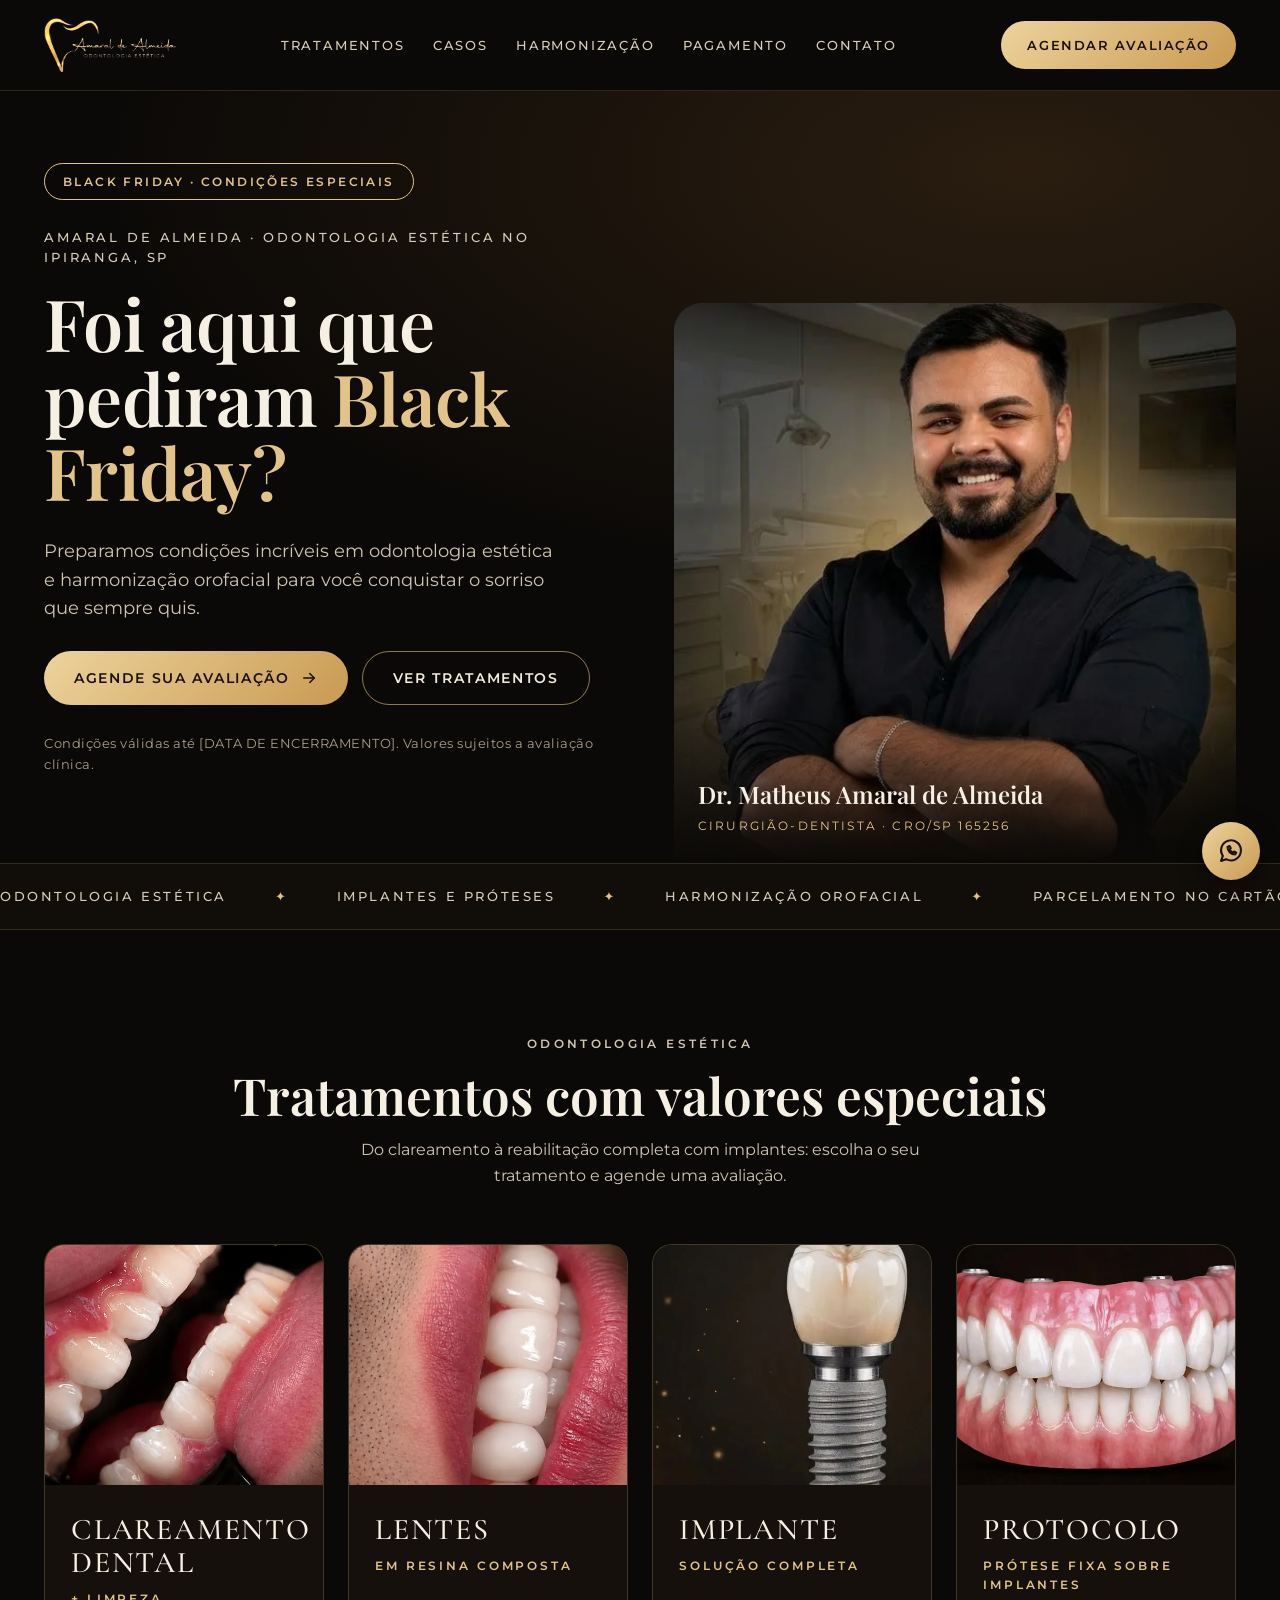
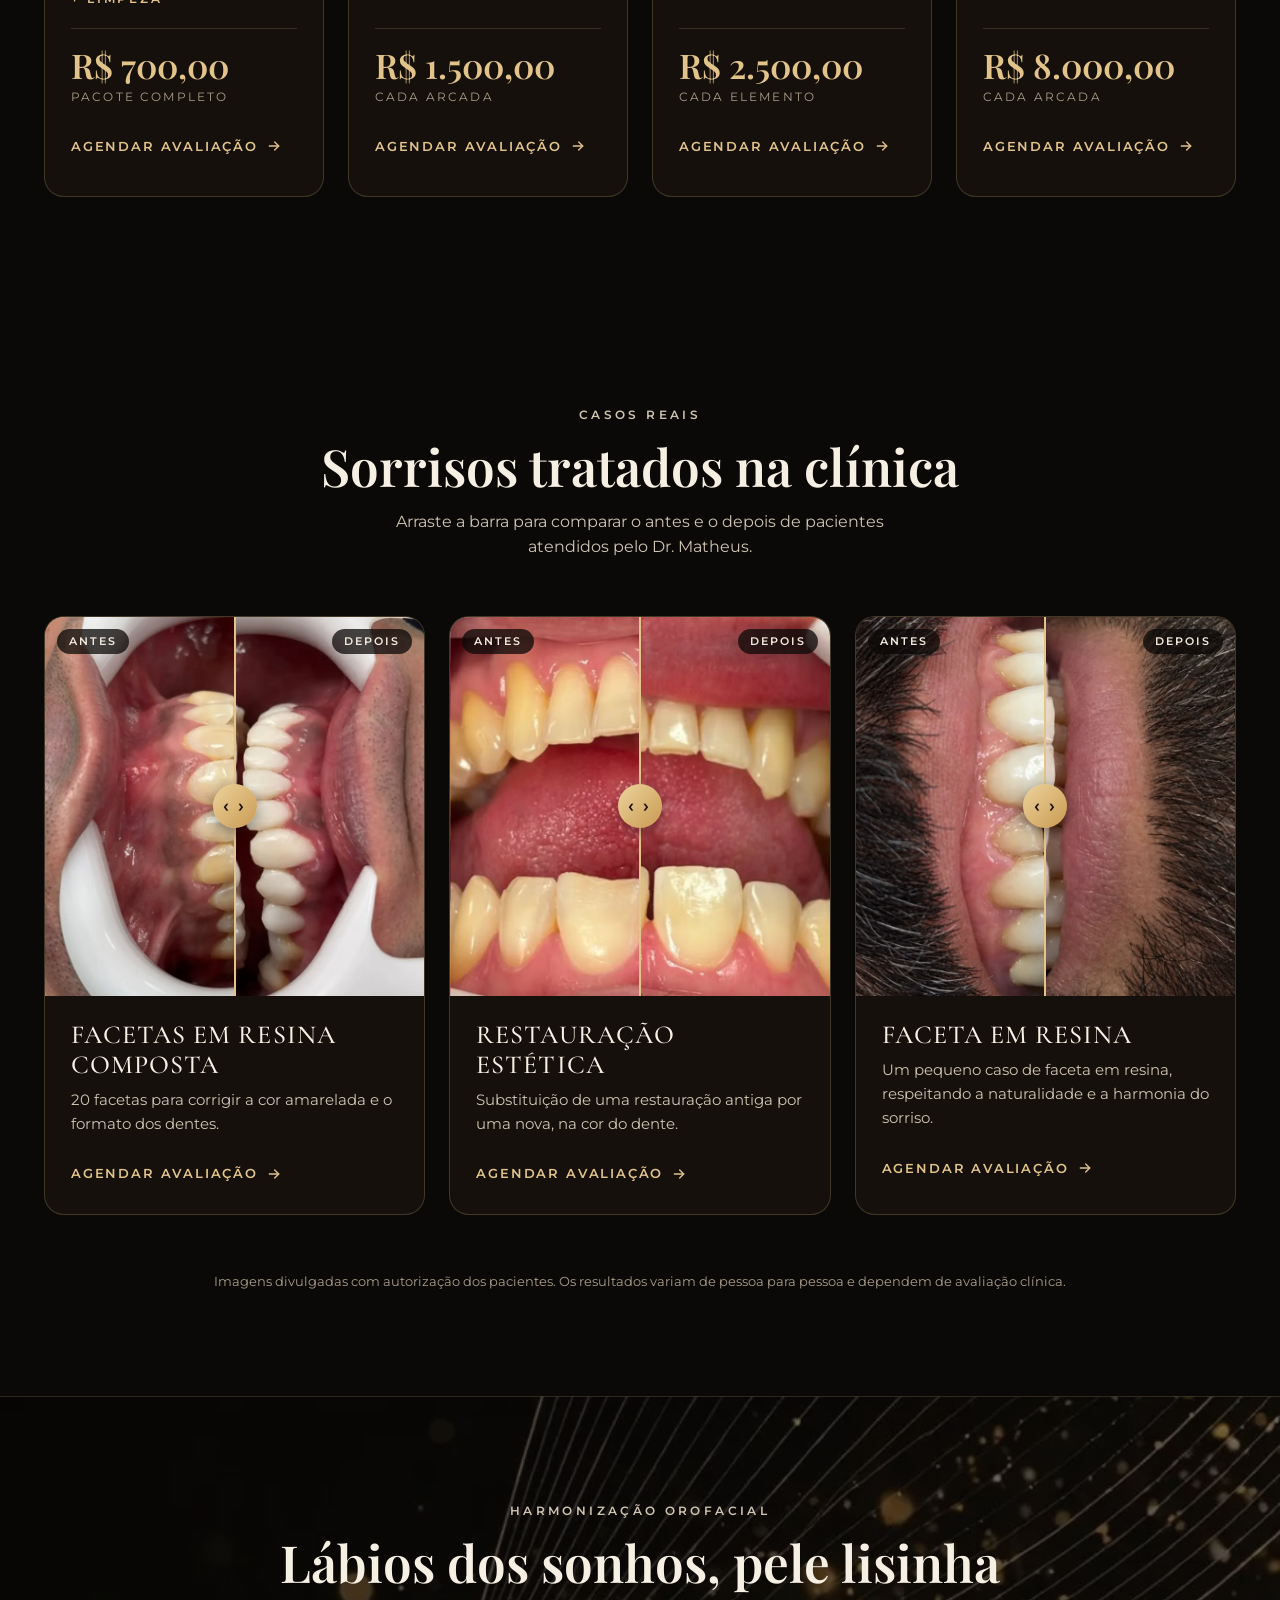
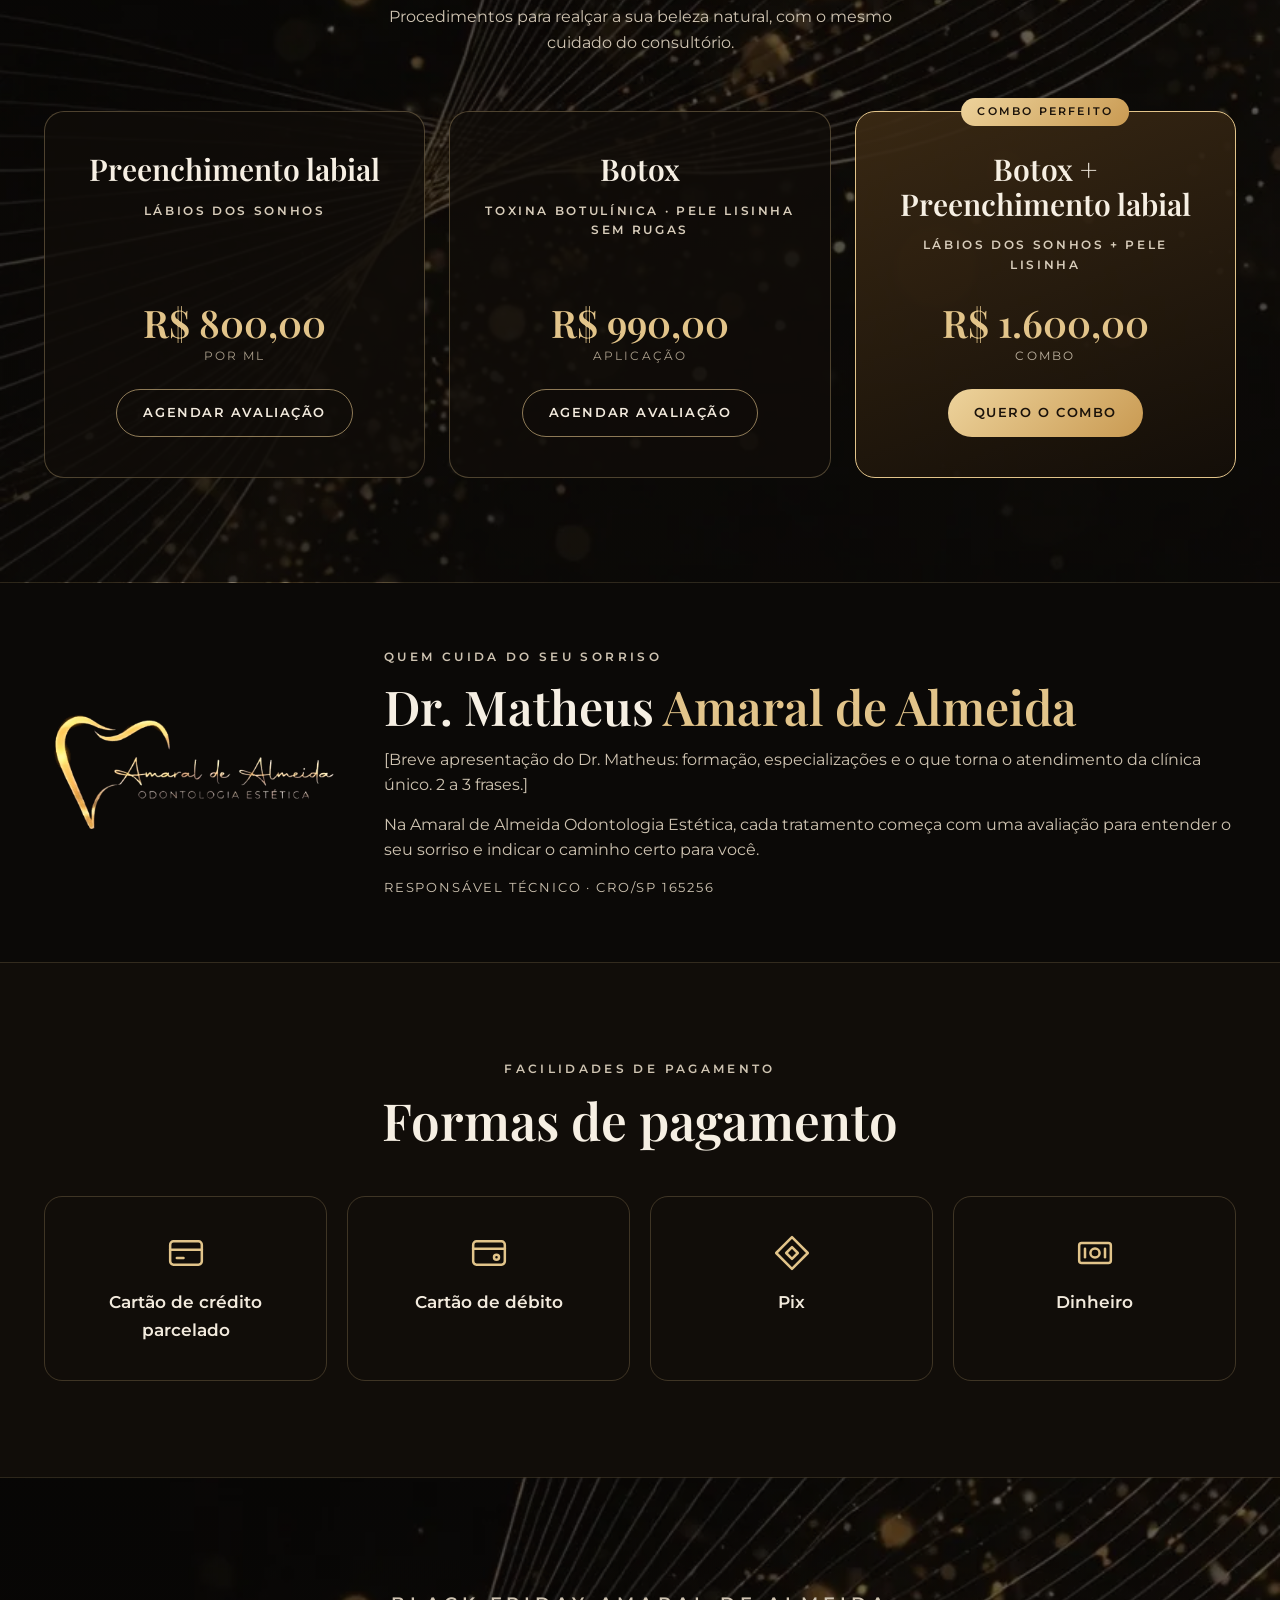
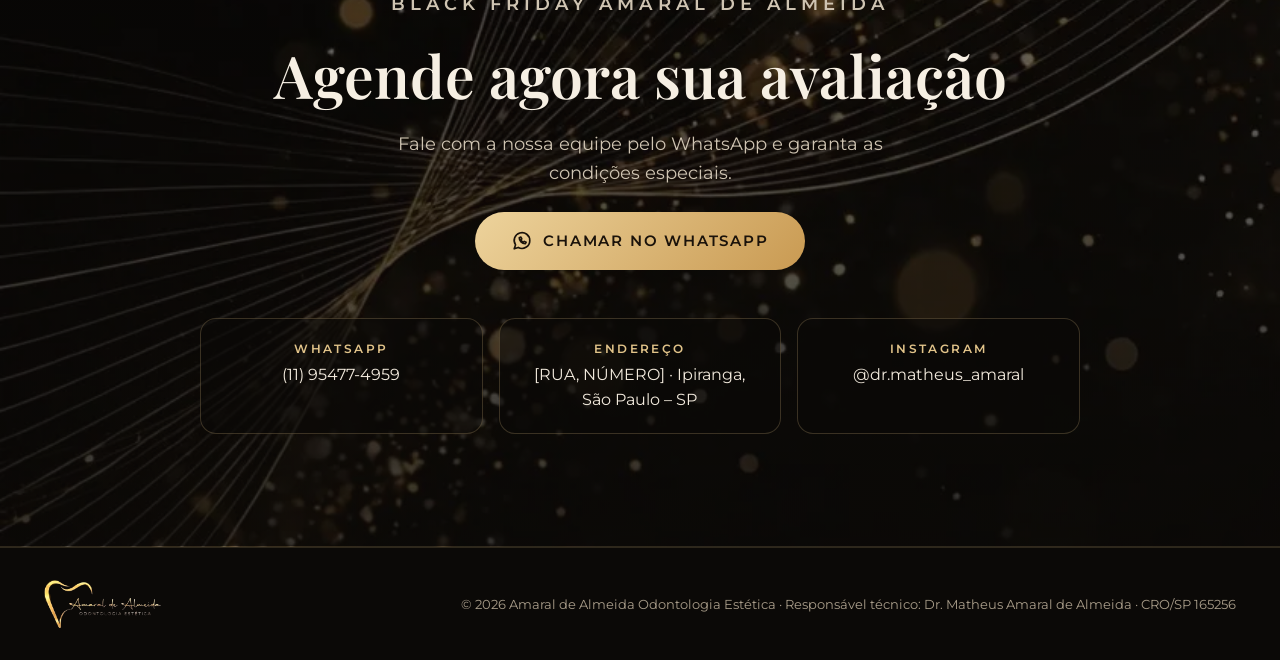
<file: index.html>
<!doctype html>
<html lang="pt-BR">
<head>
<meta charset="utf-8">
<meta name="viewport" content="width=device-width, initial-scale=1">
<title>Dentista no Ipiranga, SP | Amaral de Almeida Odontologia</title>
<meta name="description" content="Dentista no Ipiranga, São Paulo: odontologia estética e harmonização com o Dr. Matheus Amaral de Almeida (CRO/SP 165256). Facetas, implantes e clareamento.">
<meta name="robots" content="index, follow, max-image-preview:large">
<meta name="author" content="Dr. Matheus Amaral de Almeida">
<meta name="geo.region" content="BR-SP">
<meta name="geo.placename" content="Ipiranga, São Paulo">
<meta name="theme-color" content="#0B0907">
<link rel="canonical" href="https://matdev96.github.io/drMatheusAmaral/">

<!-- Ícones -->
<link rel="icon" href="favicon.ico" sizes="48x48">
<link rel="icon" type="image/png" sizes="32x32" href="assets/icons/favicon-32.png">
<link rel="apple-touch-icon" href="assets/icons/apple-touch-icon.png">
<link rel="manifest" href="site.webmanifest">

<!-- Compartilhamento (WhatsApp, Facebook, Instagram, LinkedIn) -->
<meta property="og:type" content="website">
<meta property="og:locale" content="pt_BR">
<meta property="og:site_name" content="Amaral de Almeida Odontologia Estética">
<meta property="og:title" content="Amaral de Almeida | Odontologia Estética no Ipiranga, SP">
<meta property="og:description" content="Clareamento, lentes em resina, implantes, protocolo e harmonização orofacial. Agende sua avaliação pelo WhatsApp.">
<meta property="og:url" content="https://matdev96.github.io/drMatheusAmaral/">
<meta property="og:image" content="https://matdev96.github.io/drMatheusAmaral/assets/img/og-image.jpg">
<meta property="og:image:secure_url" content="https://matdev96.github.io/drMatheusAmaral/assets/img/og-image.jpg">
<meta property="og:image:type" content="image/jpeg">
<meta property="og:image:width" content="1200">
<meta property="og:image:height" content="630">
<meta property="og:image:alt" content="Logo Amaral de Almeida — Odontologia Estética">
<meta name="twitter:card" content="summary_large_image">
<meta name="twitter:title" content="Amaral de Almeida | Odontologia Estética no Ipiranga, SP">
<meta name="twitter:description" content="Clareamento, lentes em resina, implantes, protocolo e harmonização orofacial. Agende sua avaliação pelo WhatsApp.">
<meta name="twitter:image" content="https://matdev96.github.io/drMatheusAmaral/assets/img/og-image.jpg">

<!-- Desempenho -->
<link rel="preload" as="image" href="assets/img/dr-matheus-amaral-de-almeida.webp" fetchpriority="high">
<link rel="preconnect" href="https://fonts.googleapis.com">
<link rel="preconnect" href="https://fonts.gstatic.com" crossorigin>
<link rel="stylesheet" href="https://fonts.googleapis.com/css2?family=Cormorant+Garamond:wght@500&amp;family=Montserrat:wght@400;500;600&amp;family=Playfair+Display:wght@600&amp;display=swap">
<link rel="stylesheet" href="assets/css/style.css">

<!-- Dados estruturados (Google) -->
<script type="application/ld+json">
{
  "@context": "https://schema.org",
  "@graph": [
    {
      "@type": "Dentist",
      "@id": "https://matdev96.github.io/drMatheusAmaral/#clinica",
      "name": "Amaral de Almeida Odontologia Estética",
      "url": "https://matdev96.github.io/drMatheusAmaral/",
      "logo": "https://matdev96.github.io/drMatheusAmaral/assets/img/logo-amaral-de-almeida.png",
      "image": "https://matdev96.github.io/drMatheusAmaral/assets/img/og-image.jpg",
      "description": "Clínica de odontologia estética e harmonização orofacial no Ipiranga, São Paulo, com o Dr. Matheus Amaral de Almeida (CRO/SP 165256).",
      "address": {
        "@type": "PostalAddress",
        "addressLocality": "São Paulo",
        "addressRegion": "SP",
        "addressCountry": "BR"
      },
      "areaServed": [
        { "@type": "Place", "name": "Ipiranga, São Paulo - SP" },
        { "@type": "City", "name": "São Paulo" }
      ],
      "telephone": "+55 11 95477-4959",
      "sameAs": ["https://www.instagram.com/dr.matheus_amaral/"],
      "paymentAccepted": "Cartão de crédito, Cartão de débito, Pix, Dinheiro",
      "currenciesAccepted": "BRL",
      "founder": { "@id": "https://matdev96.github.io/drMatheusAmaral/#dr-matheus" },
      "employee": { "@id": "https://matdev96.github.io/drMatheusAmaral/#dr-matheus" },
      "contactPoint": {
        "@type": "ContactPoint",
        "contactType": "Agendamento",
        "telephone": "+55 11 95477-4959",
        "availableLanguage": "Portuguese"
      },
      "hasOfferCatalog": {
        "@type": "OfferCatalog",
        "name": "Tratamentos",
        "itemListElement": [
          { "@type": "Offer", "itemOffered": { "@type": "Service", "name": "Clareamento dental + limpeza" } },
          { "@type": "Offer", "itemOffered": { "@type": "Service", "name": "Lentes em resina composta" } },
          { "@type": "Offer", "itemOffered": { "@type": "Service", "name": "Facetas em resina composta" } },
          { "@type": "Offer", "itemOffered": { "@type": "Service", "name": "Implante dentário" } },
          { "@type": "Offer", "itemOffered": { "@type": "Service", "name": "Protocolo — prótese fixa sobre implantes" } },
          { "@type": "Offer", "itemOffered": { "@type": "Service", "name": "Preenchimento labial" } },
          { "@type": "Offer", "itemOffered": { "@type": "Service", "name": "Toxina botulínica (Botox)" } }
        ]
      }
    },
    {
      "@type": "Person",
      "@id": "https://matdev96.github.io/drMatheusAmaral/#dr-matheus",
      "name": "Matheus Amaral de Almeida",
      "honorificPrefix": "Dr.",
      "jobTitle": "Cirurgião-dentista",
      "image": "https://matdev96.github.io/drMatheusAmaral/assets/img/dr-matheus-amaral-de-almeida.webp",
      "identifier": { "@type": "PropertyValue", "propertyID": "CRO/SP", "value": "165256" },
      "sameAs": ["https://www.instagram.com/dr.matheus_amaral/"],
      "worksFor": { "@id": "https://matdev96.github.io/drMatheusAmaral/#clinica" }
    },
    {
      "@type": "WebSite",
      "@id": "https://matdev96.github.io/drMatheusAmaral/#site",
      "url": "https://matdev96.github.io/drMatheusAmaral/",
      "name": "Amaral de Almeida Odontologia Estética",
      "inLanguage": "pt-BR",
      "publisher": { "@id": "https://matdev96.github.io/drMatheusAmaral/#clinica" }
    }
  ]
}
</script>
</head>
<body>
<a class="skip" href="#conteudo">Pular para o conteúdo</a>

<header class="site-header">
  <div class="wrap">
    <a class="logo" href="./" aria-label="Amaral de Almeida — página inicial">
      <img src="assets/img/logo-amaral-de-almeida.webp" alt="Amaral de Almeida — Odontologia Estética" width="394" height="161">
    </a>
    <nav class="nav" aria-label="Principal">
      <a href="#tratamentos">Tratamentos</a>
      <a href="#casos">Casos</a>
      <a href="#harmonizacao">Harmonização</a>
      <a href="#pagamento">Pagamento</a>
      <a href="#contato">Contato</a>
    </nav>
    <a class="btn btn--gold" href="https://wa.me/5511954774959?text=Ol%C3%A1%2C%20Dr.%20Matheus%21%20Vim%20pelo%20site%20e%20gostaria%20de%20agendar%20uma%20avalia%C3%A7%C3%A3o." target="_blank" rel="noopener">Agendar avaliação</a>
  </div>
</header>

<main id="conteudo">

  <section class="hero" aria-labelledby="hero-title">
    <div class="wrap">
      <div class="hero__text">
        <p class="badge">Black Friday · Condições especiais</p>
        <h1 id="hero-title"><span class="kicker">Amaral de Almeida · Odontologia Estética no Ipiranga, SP</span>Foi aqui que pediram <span class="gold">Black Friday?</span></h1>
        <p class="hero__lead">Preparamos condições incríveis em odontologia estética e harmonização orofacial para você conquistar o sorriso que sempre quis.</p>
        <div class="hero__ctas">
          <a class="btn btn--gold btn--lg" href="https://wa.me/5511954774959?text=Ol%C3%A1%2C%20Dr.%20Matheus%21%20Vi%20as%20condi%C3%A7%C3%B5es%20de%20Black%20Friday%20no%20site%20e%20quero%20agendar%20minha%20avalia%C3%A7%C3%A3o." target="_blank" rel="noopener">Agende sua avaliação <svg width="18" height="18" viewBox="0 0 24 24" fill="none" stroke="currentColor" stroke-width="2" stroke-linecap="round" stroke-linejoin="round" aria-hidden="true"><path d="M5 12h14"/><path d="m13 6 6 6-6 6"/></svg></a>
          <a class="btn btn--line btn--lg" href="#tratamentos">Ver tratamentos</a>
        </div>
        <p class="hero__note">Condições válidas até [DATA DE ENCERRAMENTO]. Valores sujeitos a avaliação clínica.</p>
      </div>
      <figure class="hero__photo">
        <img src="assets/img/dr-matheus-amaral-de-almeida.webp" alt="Dr. Matheus Amaral de Almeida, cirurgião-dentista, no consultório da clínica" width="896" height="599" fetchpriority="high">
        <figcaption><strong>Dr. Matheus Amaral de Almeida</strong><span>Cirurgião-dentista · CRO/SP 165256</span></figcaption>
      </figure>
    </div>
  </section>

  <section class="faixa" aria-label="Especialidades da clínica">
    <div class="faixa__track">
      <ul class="faixa__group">
        <li>Odontologia estética</li><li>Implantes e próteses</li><li>Harmonização orofacial</li><li>Parcelamento no cartão</li>
        <li aria-hidden="true">Odontologia estética</li><li aria-hidden="true">Implantes e próteses</li><li aria-hidden="true">Harmonização orofacial</li><li aria-hidden="true">Parcelamento no cartão</li>
      </ul>
      <ul class="faixa__group" aria-hidden="true">
        <li>Odontologia estética</li><li>Implantes e próteses</li><li>Harmonização orofacial</li><li>Parcelamento no cartão</li>
        <li>Odontologia estética</li><li>Implantes e próteses</li><li>Harmonização orofacial</li><li>Parcelamento no cartão</li>
      </ul>
    </div>
  </section>

  <section id="tratamentos" class="section" aria-labelledby="trat-title">
    <div class="wrap">
      <header class="section-head">
        <p class="eyebrow">Odontologia estética</p>
        <h2 id="trat-title">Tratamentos com valores especiais</h2>
        <p>Do clareamento à reabilitação completa com implantes: escolha o seu tratamento e agende uma avaliação.</p>
      </header>
      <div class="grid grid--4">

        <article class="card">
          <img src="assets/img/clareamento-dental.webp" alt="Dentes brancos após clareamento dental" width="800" height="430" loading="lazy" decoding="async">
          <div class="card__body">
            <h3>Clareamento dental</h3>
            <p class="card__sub">+ Limpeza</p>
            <div class="spacer"></div>
            <p class="price"><strong>R$ 700,00</strong><span>Pacote completo</span></p>
            <a class="card__link" href="https://wa.me/5511954774959?text=Ol%C3%A1%2C%20Dr.%20Matheus%21%20Vim%20pelo%20site%20e%20tenho%20interesse%20no%20Clareamento%20Dental%20%2B%20Limpeza.%20Gostaria%20de%20agendar%20minha%20avalia%C3%A7%C3%A3o." target="_blank" rel="noopener">Agendar avaliação <svg width="16" height="16" viewBox="0 0 24 24" fill="none" stroke="currentColor" stroke-width="2" stroke-linecap="round" stroke-linejoin="round" aria-hidden="true"><path d="M5 12h14"/><path d="m13 6 6 6-6 6"/></svg></a>
          </div>
        </article>

        <article class="card">
          <img src="assets/img/lentes-resina-composta.webp" alt="Sorriso com lentes em resina composta" width="700" height="820" loading="lazy" decoding="async" style="object-position: center 30%">
          <div class="card__body">
            <h3>Lentes</h3>
            <p class="card__sub">Em resina composta</p>
            <div class="spacer"></div>
            <p class="price"><strong>R$ 1.500,00</strong><span>Cada arcada</span></p>
            <a class="card__link" href="https://wa.me/5511954774959?text=Ol%C3%A1%2C%20Dr.%20Matheus%21%20Vim%20pelo%20site%20e%20tenho%20interesse%20nas%20Lentes%20em%20Resina%20Composta.%20Gostaria%20de%20agendar%20minha%20avalia%C3%A7%C3%A3o." target="_blank" rel="noopener">Agendar avaliação <svg width="16" height="16" viewBox="0 0 24 24" fill="none" stroke="currentColor" stroke-width="2" stroke-linecap="round" stroke-linejoin="round" aria-hidden="true"><path d="M5 12h14"/><path d="m13 6 6 6-6 6"/></svg></a>
          </div>
        </article>

        <article class="card">
          <img src="assets/img/implante-dentario.webp" alt="Implante dentário com coroa em cerâmica" width="534" height="611" loading="lazy" decoding="async" style="object-position: center 35%">
          <div class="card__body">
            <h3>Implante</h3>
            <p class="card__sub">Solução completa</p>
            <div class="spacer"></div>
            <p class="price"><strong>R$ 2.500,00</strong><span>Cada elemento</span></p>
            <a class="card__link" href="https://wa.me/5511954774959?text=Ol%C3%A1%2C%20Dr.%20Matheus%21%20Vim%20pelo%20site%20e%20tenho%20interesse%20no%20Implante%20Dent%C3%A1rio.%20Gostaria%20de%20agendar%20minha%20avalia%C3%A7%C3%A3o." target="_blank" rel="noopener">Agendar avaliação <svg width="16" height="16" viewBox="0 0 24 24" fill="none" stroke="currentColor" stroke-width="2" stroke-linecap="round" stroke-linejoin="round" aria-hidden="true"><path d="M5 12h14"/><path d="m13 6 6 6-6 6"/></svg></a>
          </div>
        </article>

        <article class="card">
          <img src="assets/img/protocolo-protese-fixa.webp" alt="Protocolo: prótese fixa sobre implantes" width="800" height="444" loading="lazy" decoding="async">
          <div class="card__body">
            <h3>Protocolo</h3>
            <p class="card__sub">Prótese fixa sobre implantes</p>
            <div class="spacer"></div>
            <p class="price"><strong>R$ 8.000,00</strong><span>Cada arcada</span></p>
            <a class="card__link" href="https://wa.me/5511954774959?text=Ol%C3%A1%2C%20Dr.%20Matheus%21%20Vim%20pelo%20site%20e%20tenho%20interesse%20no%20Protocolo%20%28pr%C3%B3tese%20fixa%20sobre%20implantes%29.%20Gostaria%20de%20agendar%20minha%20avalia%C3%A7%C3%A3o." target="_blank" rel="noopener">Agendar avaliação <svg width="16" height="16" viewBox="0 0 24 24" fill="none" stroke="currentColor" stroke-width="2" stroke-linecap="round" stroke-linejoin="round" aria-hidden="true"><path d="M5 12h14"/><path d="m13 6 6 6-6 6"/></svg></a>
          </div>
        </article>

      </div>
    </div>
  </section>

  <section id="casos" class="section cases" aria-labelledby="casos-title">
    <div class="wrap">
      <header class="section-head">
        <p class="eyebrow">Casos reais</p>
        <h2 id="casos-title">Sorrisos tratados na clínica</h2>
        <p>Arraste a barra para comparar o antes e o depois de pacientes atendidos pelo Dr. Matheus.</p>
      </header>
      <div class="grid grid--3">
        <article class="case">
          <div class="ba" style="--pos: 50%">
            <img class="ba__img" src="assets/img/casos/caso-1-depois.webp" alt="Depois: sorriso com 20 facetas em resina composta" width="800" height="800" loading="lazy" decoding="async">
            <div class="ba__before">
              <img class="ba__img" src="assets/img/casos/caso-1-antes.webp" alt="Antes: sorriso com 20 facetas em resina composta" width="800" height="800" loading="lazy" decoding="async">
            </div>
            <span class="ba__tag ba__tag--before" aria-hidden="true">Antes</span>
            <span class="ba__tag ba__tag--after" aria-hidden="true">Depois</span>
            <span class="ba__handle" aria-hidden="true"></span>
            <input class="ba__range" type="range" min="0" max="100" value="50" aria-label="Comparar antes e depois: Facetas em resina composta">
          </div>
          <div class="case__body">
            <h3>Facetas em resina composta</h3>
            <p>20 facetas para corrigir a cor amarelada e o formato dos dentes.</p>
            <a class="card__link" href="https://wa.me/5511954774959?text=Ol%C3%A1%2C%20Dr.%20Matheus%21%20Vi%20o%20caso%20de%20facetas%20em%20resina%20composta%20no%20site%20e%20gostaria%20de%20agendar%20uma%20avalia%C3%A7%C3%A3o." target="_blank" rel="noopener">Agendar avaliação <svg width="16" height="16" viewBox="0 0 24 24" fill="none" stroke="currentColor" stroke-width="2" stroke-linecap="round" stroke-linejoin="round" aria-hidden="true"><path d="M5 12h14"/><path d="m13 6 6 6-6 6"/></svg></a>
          </div>
        </article>
        <article class="case">
          <div class="ba" style="--pos: 50%">
            <img class="ba__img" src="assets/img/casos/caso-2-depois.webp" alt="Depois: dente com restauração estética" width="800" height="800" loading="lazy" decoding="async">
            <div class="ba__before">
              <img class="ba__img" src="assets/img/casos/caso-2-antes.webp" alt="Antes: dente com restauração estética" width="800" height="800" loading="lazy" decoding="async">
            </div>
            <span class="ba__tag ba__tag--before" aria-hidden="true">Antes</span>
            <span class="ba__tag ba__tag--after" aria-hidden="true">Depois</span>
            <span class="ba__handle" aria-hidden="true"></span>
            <input class="ba__range" type="range" min="0" max="100" value="50" aria-label="Comparar antes e depois: Restauração estética">
          </div>
          <div class="case__body">
            <h3>Restauração estética</h3>
            <p>Substituição de uma restauração antiga por uma nova, na cor do dente.</p>
            <a class="card__link" href="https://wa.me/5511954774959?text=Ol%C3%A1%2C%20Dr.%20Matheus%21%20Vi%20o%20caso%20de%20restaura%C3%A7%C3%A3o%20est%C3%A9tica%20no%20site%20e%20gostaria%20de%20agendar%20uma%20avalia%C3%A7%C3%A3o." target="_blank" rel="noopener">Agendar avaliação <svg width="16" height="16" viewBox="0 0 24 24" fill="none" stroke="currentColor" stroke-width="2" stroke-linecap="round" stroke-linejoin="round" aria-hidden="true"><path d="M5 12h14"/><path d="m13 6 6 6-6 6"/></svg></a>
          </div>
        </article>
        <article class="case">
          <div class="ba" style="--pos: 50%">
            <img class="ba__img" src="assets/img/casos/caso-3-depois.webp" alt="Depois: sorriso com faceta em resina composta" width="800" height="800" loading="lazy" decoding="async">
            <div class="ba__before">
              <img class="ba__img" src="assets/img/casos/caso-3-antes.webp" alt="Antes: sorriso antes da faceta em resina composta" width="800" height="800" loading="lazy" decoding="async">
            </div>
            <span class="ba__tag ba__tag--before" aria-hidden="true">Antes</span>
            <span class="ba__tag ba__tag--after" aria-hidden="true">Depois</span>
            <span class="ba__handle" aria-hidden="true"></span>
            <input class="ba__range" type="range" min="0" max="100" value="50" aria-label="Comparar antes e depois: Faceta em resina">
          </div>
          <div class="case__body">
            <h3>Faceta em resina</h3>
            <p>Um pequeno caso de faceta em resina, respeitando a naturalidade e a harmonia do sorriso.</p>
            <a class="card__link" href="https://wa.me/5511954774959?text=Ol%C3%A1%2C%20Dr.%20Matheus%21%20Vi%20o%20caso%20de%20faceta%20em%20resina%20no%20site%20e%20gostaria%20de%20agendar%20uma%20avalia%C3%A7%C3%A3o." target="_blank" rel="noopener">Agendar avaliação <svg width="16" height="16" viewBox="0 0 24 24" fill="none" stroke="currentColor" stroke-width="2" stroke-linecap="round" stroke-linejoin="round" aria-hidden="true"><path d="M5 12h14"/><path d="m13 6 6 6-6 6"/></svg></a>
          </div>
        </article>
      </div>
      <p class="cases__note">Imagens divulgadas com autorização dos pacientes. Os resultados variam de pessoa para pessoa e dependem de avaliação clínica.</p>
    </div>
  </section>

  <section id="harmonizacao" class="section sparkle" aria-labelledby="harm-title">
    <div class="wrap">
      <header class="section-head">
        <p class="eyebrow">Harmonização orofacial</p>
        <h2 id="harm-title">Lábios dos sonhos, pele lisinha</h2>
        <p>Procedimentos para realçar a sua beleza natural, com o mesmo cuidado do consultório.</p>
      </header>
      <div class="grid grid--3">

        <article class="card card--center">
          <h3>Preenchimento labial</h3>
          <p class="card__sub">Lábios dos sonhos</p>
          <div class="spacer"></div>
          <p class="price"><strong>R$ 800,00</strong><span>Por ml</span></p>
          <a class="btn btn--line" href="https://wa.me/5511954774959?text=Ol%C3%A1%2C%20Dr.%20Matheus%21%20Vim%20pelo%20site%20e%20tenho%20interesse%20no%20Preenchimento%20Labial.%20Gostaria%20de%20agendar%20minha%20avalia%C3%A7%C3%A3o." target="_blank" rel="noopener">Agendar avaliação</a>
        </article>

        <article class="card card--center">
          <h3>Botox</h3>
          <p class="card__sub">Toxina botulínica · pele lisinha sem rugas</p>
          <div class="spacer"></div>
          <p class="price"><strong>R$ 990,00</strong><span>Aplicação</span></p>
          <a class="btn btn--line" href="https://wa.me/5511954774959?text=Ol%C3%A1%2C%20Dr.%20Matheus%21%20Vim%20pelo%20site%20e%20tenho%20interesse%20no%20Botox.%20Gostaria%20de%20agendar%20minha%20avalia%C3%A7%C3%A3o." target="_blank" rel="noopener">Agendar avaliação</a>
        </article>

        <article class="card card--center card--featured">
          <p class="ribbon">Combo perfeito</p>
          <h3>Botox + Preenchimento labial</h3>
          <p class="card__sub">Lábios dos sonhos + pele lisinha</p>
          <div class="spacer"></div>
          <p class="price"><strong>R$ 1.600,00</strong><span>Combo</span></p>
          <a class="btn btn--gold" href="https://wa.me/5511954774959?text=Ol%C3%A1%2C%20Dr.%20Matheus%21%20Vim%20pelo%20site%20e%20quero%20o%20combo%20Botox%20%2B%20Preenchimento%20Labial.%20Gostaria%20de%20agendar%20minha%20avalia%C3%A7%C3%A3o." target="_blank" rel="noopener">Quero o combo</a>
        </article>

      </div>
    </div>
  </section>

  <section class="section about" aria-labelledby="sobre-title">
    <div class="wrap">
      <div class="about__logo">
        <img src="assets/img/logo-amaral-de-almeida.webp" alt="" width="394" height="161" loading="lazy" decoding="async">
      </div>
      <div class="about__text">
        <p class="eyebrow">Quem cuida do seu sorriso</p>
        <h2 id="sobre-title" class="h2">Dr. Matheus <span>Amaral de Almeida</span></h2>
        <p>[Breve apresentação do Dr. Matheus: formação, especializações e o que torna o atendimento da clínica único. 2 a 3 frases.]</p>
        <p>Na Amaral de Almeida Odontologia Estética, cada tratamento começa com uma avaliação para entender o seu sorriso e indicar o caminho certo para você.</p>
        <p class="about__cro">Responsável técnico · CRO/SP 165256</p>
      </div>
    </div>
  </section>

  <section id="pagamento" class="payments" aria-labelledby="pag-title">
    <div class="wrap">
      <header class="section-head">
        <p class="eyebrow">Facilidades de pagamento</p>
        <h2 id="pag-title">Formas de pagamento</h2>
      </header>
      <ul class="grid grid--pay">
        <li class="pay"><svg width="40" height="40" viewBox="0 0 24 24" fill="none" stroke="#E2C48A" stroke-width="1.5" stroke-linecap="round" stroke-linejoin="round" aria-hidden="true"><rect x="2.5" y="5" width="19" height="14" rx="2"/><path d="M2.5 10h19"/><path d="M6.5 15h4"/></svg>Cartão de crédito parcelado</li>
        <li class="pay"><svg width="40" height="40" viewBox="0 0 24 24" fill="none" stroke="#E2C48A" stroke-width="1.5" stroke-linecap="round" stroke-linejoin="round" aria-hidden="true"><rect x="2.5" y="5" width="19" height="14" rx="2"/><path d="M2.5 9.5h19"/><circle cx="16.5" cy="14.5" r="1.5"/></svg>Cartão de débito</li>
        <li class="pay"><svg width="40" height="40" viewBox="0 0 24 24" fill="none" stroke="#E2C48A" stroke-width="1.5" stroke-linecap="round" stroke-linejoin="round" aria-hidden="true"><path d="M12 2.5 21.5 12 12 21.5 2.5 12Z"/><path d="M8.5 12 12 8.5 15.5 12 12 15.5Z"/></svg>Pix</li>
        <li class="pay"><svg width="40" height="40" viewBox="0 0 24 24" fill="none" stroke="#E2C48A" stroke-width="1.5" stroke-linecap="round" stroke-linejoin="round" aria-hidden="true"><rect x="2.5" y="6" width="19" height="12" rx="1.5"/><circle cx="12" cy="12" r="2.75"/><path d="M6 9.5v5"/><path d="M18 9.5v5"/></svg>Dinheiro</li>
      </ul>
    </div>
  </section>

  <section id="contato" class="contact sparkle" aria-labelledby="contato-title">
    <div class="wrap">
      <p class="eyebrow">Black Friday Amaral de Almeida</p>
      <h2 id="contato-title" class="h2">Agende agora sua avaliação</h2>
      <p>Fale com a nossa equipe pelo WhatsApp e garanta as condições especiais.</p>
      <a class="btn btn--gold btn--xl" href="https://wa.me/5511954774959?text=Ol%C3%A1%2C%20Dr.%20Matheus%21%20Vim%20pelo%20site%20e%20quero%20garantir%20as%20condi%C3%A7%C3%B5es%20especiais.%20Gostaria%20de%20agendar%20minha%20avalia%C3%A7%C3%A3o." target="_blank" rel="noopener"><svg width="22" height="22" viewBox="0 0 24 24" fill="none" stroke="currentColor" stroke-width="1.8" stroke-linecap="round" stroke-linejoin="round" aria-hidden="true"><path d="M20.5 11.6a8.5 8.5 0 0 1-12.6 7.4L3.5 20.5l1.5-4.3A8.5 8.5 0 1 1 20.5 11.6Z"/><path d="M9 8.5c0 3.5 2.9 6.5 6.5 6.5l1-1.6-2-1-1 1c-1.2-.5-2.2-1.5-2.7-2.7l1-1-1-2Z"/></svg>Chamar no WhatsApp</a>
      <address class="contact__info">
        <div class="contact__item"><span>WhatsApp</span><a href="https://wa.me/5511954774959?text=Ol%C3%A1%2C%20Dr.%20Matheus%21%20Vim%20pelo%20site%20e%20gostaria%20de%20mais%20informa%C3%A7%C3%B5es." target="_blank" rel="noopener">(11) 95477-4959</a></div>
        <div class="contact__item"><span>Endereço</span><p>[RUA, NÚMERO] · Ipiranga, São Paulo – SP</p></div>
        <div class="contact__item"><span>Instagram</span><a href="https://www.instagram.com/dr.matheus_amaral/" target="_blank" rel="noopener">@dr.matheus_amaral</a></div>
      </address>
    </div>
  </section>

</main>

<footer class="site-footer">
  <div class="wrap">
    <img src="assets/img/logo-amaral-de-almeida.webp" alt="Amaral de Almeida — Odontologia Estética" width="394" height="161" loading="lazy" decoding="async">
    <p>© 2026 Amaral de Almeida Odontologia Estética · Responsável técnico: Dr. Matheus Amaral de Almeida · CRO/SP 165256</p>
  </div>
</footer>

<a class="wa-float" href="https://wa.me/5511954774959?text=Ol%C3%A1%2C%20Dr.%20Matheus%21%20Vim%20pelo%20site%20e%20gostaria%20de%20mais%20informa%C3%A7%C3%B5es." target="_blank" rel="noopener" aria-label="Falar com a clínica no WhatsApp"><svg width="28" height="28" viewBox="0 0 24 24" fill="none" stroke="currentColor" stroke-width="1.8" stroke-linecap="round" stroke-linejoin="round" aria-hidden="true"><path d="M20.5 11.6a8.5 8.5 0 0 1-12.6 7.4L3.5 20.5l1.5-4.3A8.5 8.5 0 1 1 20.5 11.6Z"/><path d="M9 8.5c0 3.5 2.9 6.5 6.5 6.5l1-1.6-2-1-1 1c-1.2-.5-2.2-1.5-2.7-2.7l1-1-1-2Z"/></svg></a>
<script>
document.querySelectorAll('.ba').forEach(function (ba) {
  var r = ba.querySelector('.ba__range');
  var set = function () { ba.style.setProperty('--pos', r.value + '%'); };
  r.addEventListener('input', set); set();
});
</script>
</body>
</html>
</file>
<file: assets/css/style.css>
/* Amaral de Almeida — Odontologia Estética
   Paleta: preto #0B0907 · marrom #110D09/#15100B · dourado #E2C48A · creme #F6EFE3 */

:root {
  --bg: #0B0907;
  --bg-2: #110D09;
  --card: #15100B;
  --gold: #E2C48A;
  --gold-hi: #F3DDB0;
  --gold-grad: linear-gradient(135deg, #EDD39C 0%, #C99A52 100%);
  --ink: #F6EFE3;
  --text: #F2EADD;
  --muted: #CFC4B2;
  --muted-2: #A99D8A;
  --line: rgba(226, 196, 138, .16);
  --line-2: rgba(226, 196, 138, .22);
  --serif: "Playfair Display", Georgia, serif;
  --serif-2: "Cormorant Garamond", Georgia, serif;
  --sans: Montserrat, system-ui, -apple-system, "Segoe UI", sans-serif;
  --wrap: 1240px;
}

*, *::before, *::after { box-sizing: border-box; }
html { scroll-behavior: smooth; -webkit-text-size-adjust: 100%; }
body {
  margin: 0;
  background: var(--bg);
  color: var(--text);
  font-family: var(--sans);
  font-size: 16px;
  line-height: 1.6;
  overflow-x: hidden;
}
img { display: block; max-width: 100%; height: auto; }
a { color: var(--gold); }
a:hover { color: var(--gold-hi); }
h1, h2, h3, p { margin: 0; }
:focus-visible { outline: 2px solid var(--gold); outline-offset: 3px; }

.wrap { max-width: var(--wrap); margin: 0 auto; padding-inline: 24px; }
.skip {
  position: absolute; left: 16px; top: -60px; z-index: 10;
  padding: 10px 16px; border-radius: 8px; background: var(--gold); color: #1A120A; font-weight: 600;
}
.skip:focus { top: 16px; }

/* Botões */
.btn {
  display: inline-flex; align-items: center; justify-content: center; gap: 10px;
  min-height: 48px; padding: 0 26px; border-radius: 999px;
  font-size: 13px; font-weight: 600; letter-spacing: .12em; text-transform: uppercase;
  text-decoration: none; transition: filter .2s, background .2s, border-color .2s;
}
.btn--gold { background: var(--gold-grad); color: #1A120A; }
.btn--gold:hover { color: #1A120A; filter: brightness(1.08); }
.btn--line { border: 1px solid rgba(226, 196, 138, .6); color: var(--text); }
.btn--line:hover { color: var(--text); background: rgba(226, 196, 138, .10); }
.btn--lg { min-height: 54px; padding: 0 30px; font-size: 14px; }
.btn--xl { min-height: 58px; padding: 0 36px; font-size: 15px; }
.btn svg { flex-shrink: 0; }

.eyebrow { font-size: 12px; font-weight: 600; letter-spacing: .28em; text-transform: uppercase; color: var(--gold); }
.section-head { display: flex; flex-direction: column; align-items: center; gap: 14px; text-align: center; }
.section-head h2, .h2 {
  font-family: var(--serif); font-weight: 600; font-size: clamp(34px, 4vw, 52px); line-height: 1.1; color: var(--ink);
}
.section-head p { max-width: 560px; color: var(--muted); }
.section { padding: 104px 0; }
.section > .wrap { display: flex; flex-direction: column; gap: 56px; }

/* Cabeçalho */
.site-header { border-bottom: 1px solid var(--line); }
.site-header .wrap {
  display: flex; flex-wrap: wrap; align-items: center; justify-content: space-between; gap: 16px 32px;
  padding-block: 18px;
}
.site-header .logo img { height: 54px; width: auto; }
.nav { display: flex; flex-wrap: wrap; align-items: center; gap: 8px 28px; font-size: 13px; font-weight: 500; letter-spacing: .14em; text-transform: uppercase; }
.nav a { color: #D8CDBB; text-decoration: none; }
.nav a:hover { color: var(--gold); }

/* Hero */
.hero { background: radial-gradient(120% 90% at 80% 10%, #2A1D10 0%, var(--bg) 60%); }
.hero .wrap { display: flex; flex-wrap: wrap; align-items: flex-end; gap: 48px; padding-top: 72px; }
.hero__text { flex: 1 1 460px; min-width: 0; padding-bottom: 88px; display: flex; flex-direction: column; gap: 28px; }
.badge {
  align-self: flex-start; display: inline-flex; align-items: center; padding: 8px 18px;
  border: 1px solid var(--gold); border-radius: 999px; color: var(--gold);
  font-size: 12px; font-weight: 600; letter-spacing: .2em; text-transform: uppercase;
}
.hero h1 { font-family: var(--serif); font-weight: 600; font-size: clamp(42px, 5.6vw, 74px); line-height: 1.04; letter-spacing: -.01em; color: var(--ink); }
.hero h1 .kicker { display: block; margin-bottom: 18px; font-family: var(--sans); font-size: 13px; font-weight: 500; letter-spacing: .22em; text-transform: uppercase; color: #D8CDBB; line-height: 1.5; }
.hero h1 .gold { color: var(--gold); }
.hero__lead { max-width: 520px; font-size: 18px; color: var(--muted); }
.hero__ctas { display: flex; flex-wrap: wrap; gap: 14px; }
.hero__note { font-size: 13px; letter-spacing: .04em; color: var(--muted-2); }
.hero__photo { flex: 1 1 440px; min-width: 0; position: relative; margin: 0; }
.hero__photo img { width: 100%; height: 560px; object-fit: cover; object-position: center top; border-radius: 28px 28px 0 0; }
.hero__photo::after { content: ""; position: absolute; inset: auto 0 0 0; height: 160px; background: linear-gradient(180deg, rgba(11,9,7,0) 0%, var(--bg) 100%); pointer-events: none; }
.hero__photo figcaption { position: absolute; left: 24px; bottom: 28px; z-index: 1; display: flex; flex-direction: column; gap: 2px; }
.hero__photo figcaption strong { font-family: var(--serif); font-size: 24px; font-weight: 600; color: var(--ink); }
.hero__photo figcaption span { font-size: 12px; letter-spacing: .18em; text-transform: uppercase; color: var(--gold); }

/* Faixa rolando */
.faixa { border-block: 1px solid var(--line); background: var(--bg-2); overflow: hidden; }
.faixa__track { display: flex; width: max-content; white-space: nowrap; font-size: 13px; font-weight: 500; letter-spacing: .2em; text-transform: uppercase; color: #D8CDBB; animation: faixa 40s linear infinite; }
.faixa__group { flex-shrink: 0; display: flex; align-items: center; gap: 48px; padding: 22px 48px 22px 0; margin: 0; list-style: none; }
.faixa__group li { display: flex; align-items: center; gap: 48px; }
.faixa__group li::after { content: "✦"; color: var(--gold); }
.faixa:hover .faixa__track { animation-play-state: paused; }
@keyframes faixa { from { transform: translateX(0); } to { transform: translateX(-50%); } }

/* Cards de tratamento */
.grid { display: grid; gap: 24px; }
.grid--4 { grid-template-columns: repeat(auto-fit, minmax(270px, 1fr)); }
.grid--3 { grid-template-columns: repeat(auto-fit, minmax(290px, 1fr)); align-items: stretch; }
.card { display: flex; flex-direction: column; background: var(--card); border: 1px solid var(--line-2); border-radius: 20px; overflow: hidden; transition: border-color .2s; }
.card:hover { border-color: rgba(226, 196, 138, .55); }
.card img { width: 100%; height: 240px; object-fit: cover; }
.card__body { flex: 1 1 auto; padding: 28px 26px; display: flex; flex-direction: column; gap: 10px; }
.card h3 { font-family: var(--serif-2); font-weight: 500; font-size: 30px; line-height: 1.1; letter-spacing: .06em; text-transform: uppercase; color: var(--ink); }
.card__sub { font-size: 12px; font-weight: 600; letter-spacing: .24em; text-transform: uppercase; color: var(--gold); }
.spacer { flex: 1 1 auto; }
.price { display: flex; flex-direction: column; gap: 2px; padding-top: 18px; border-top: 1px solid rgba(226, 196, 138, .18); }
.price strong { font-family: var(--serif); font-size: 34px; font-weight: 600; line-height: 1.1; color: var(--gold); }
.price span { font-size: 12px; letter-spacing: .18em; text-transform: uppercase; color: var(--muted-2); }
.card__link { margin-top: 8px; display: inline-flex; align-items: center; gap: 8px; min-height: 44px; font-size: 13px; font-weight: 600; letter-spacing: .14em; text-transform: uppercase; text-decoration: none; }

/* Harmonização */
.sparkle {
  background-color: var(--bg);
  background-image: linear-gradient(180deg, rgba(11,9,7,.55) 0%, rgba(11,9,7,.82) 100%), url("../img/fundo-brilho.webp");
  background-size: cover; background-position: center;
  border-block: 1px solid var(--line);
}
.card--center { position: relative; gap: 14px; padding: 40px 32px; align-items: center; text-align: center; background: rgba(17, 13, 9, .82); border-color: rgba(226, 196, 138, .3); overflow: visible; }
.card--center h3 { font-family: var(--serif); font-weight: 600; font-size: 30px; line-height: 1.15; letter-spacing: 0; text-transform: none; }
.card--center .card__sub { color: #D8CDBB; letter-spacing: .22em; }
.card--center .price { align-items: center; padding-top: 0; border-top: 0; }
.card--center .price strong { font-size: 38px; }
.card--center .btn { margin-top: 10px; }
.card--featured { background: linear-gradient(160deg, rgba(60,42,20,.92) 0%, rgba(20,14,8,.92) 100%); border-color: var(--gold); }
.card--featured .price span { color: #BFB3A0; }
.ribbon { position: absolute; top: -14px; left: 50%; transform: translateX(-50%); padding: 5px 16px; border-radius: 999px; background: var(--gold-grad); color: #1A120A; font-size: 11px; font-weight: 600; letter-spacing: .2em; text-transform: uppercase; white-space: nowrap; }

/* Sobre */
.about .wrap { display: flex; flex-wrap: wrap; align-items: center; gap: 56px; }
.about__logo { flex: 1 1 420px; min-width: 0; }
.about__logo img { width: 100%; max-width: 440px; margin: 0 auto; }
.about__text { flex: 1 1 480px; min-width: 0; display: flex; flex-direction: column; gap: 20px; }
.about__text p { color: var(--muted); }
.about__text .h2 { font-size: clamp(34px, 4vw, 48px); }
.about__text .h2 span { color: var(--gold); }
.about__cro { font-size: 13px; letter-spacing: .14em; text-transform: uppercase; color: var(--muted-2); }

/* Pagamento */
.payments { padding: 96px 0; background: var(--bg-2); border-top: 1px solid var(--line); }
.payments .wrap { display: flex; flex-direction: column; gap: 48px; }
.grid--pay { grid-template-columns: repeat(auto-fit, minmax(220px, 1fr)); gap: 20px; margin: 0; padding: 0; list-style: none; }
.pay { display: flex; flex-direction: column; align-items: center; gap: 16px; padding: 36px 24px; border: 1px solid var(--line-2); border-radius: 18px; text-align: center; font-size: 17px; font-weight: 600; color: var(--text); }

/* Contato */
.contact { padding: 112px 0; }
.contact .wrap { max-width: 928px; display: flex; flex-direction: column; align-items: center; gap: 24px; text-align: center; }
.contact h2 { font-size: clamp(36px, 4.6vw, 60px); line-height: 1.08; }
.contact p { max-width: 560px; font-size: 18px; color: var(--muted); }
.contact__info { width: 100%; margin-top: 24px; display: grid; grid-template-columns: repeat(auto-fit, minmax(220px, 1fr)); gap: 16px; font-style: normal; }
.contact__item { display: flex; flex-direction: column; gap: 4px; padding: 20px; border: 1px solid var(--line-2); border-radius: 16px; background: rgba(11, 9, 7, .6); }
.contact__item span { font-size: 12px; font-weight: 600; letter-spacing: .2em; text-transform: uppercase; color: var(--gold); }
.contact__item a, .contact__item p { color: var(--text); text-decoration: none; font-size: 16px; }
.contact__item a:hover { color: var(--gold); }

/* Rodapé */
.site-footer { border-top: 1px solid var(--line); }
.site-footer .wrap { display: flex; flex-wrap: wrap; align-items: center; justify-content: space-between; gap: 16px 32px; padding-block: 32px; }
.site-footer img { height: 48px; width: auto; }
.site-footer p { font-size: 13px; color: var(--muted-2); }

/* Botão flutuante do WhatsApp */
.wa-float {
  position: fixed; right: 20px; bottom: 20px; z-index: 20;
  width: 58px; height: 58px; border-radius: 50%;
  display: flex; align-items: center; justify-content: center;
  background: var(--gold-grad); color: #1A120A; box-shadow: 0 8px 24px rgba(0, 0, 0, .45);
}
.wa-float:hover { color: #1A120A; filter: brightness(1.08); }

/* Utilitário de acessibilidade */
.sr-only { position: absolute; width: 1px; height: 1px; padding: 0; margin: -1px; overflow: hidden; clip: rect(0, 0, 0, 0); white-space: nowrap; border: 0; }

@media (max-width: 720px) {
  .section, .contact { padding: 72px 0; }
  .payments { padding: 72px 0; }
  .hero .wrap { padding-top: 40px; gap: 32px; }
  .hero__text { padding-bottom: 0; }
  .hero__photo img { height: 440px; }
  .nav { width: 100%; justify-content: center; order: 3; }
  .site-header .wrap { justify-content: center; }
}

@media (prefers-reduced-motion: reduce) {
  html { scroll-behavior: auto; }
  .faixa__track { animation: none; }
}

/* Casos reais — comparador antes/depois */
.case { display: flex; flex-direction: column; background: var(--card); border: 1px solid var(--line-2); border-radius: 20px; overflow: hidden; }
.ba { position: relative; aspect-ratio: 1 / 1; overflow: hidden; background: #1C150E; user-select: none; touch-action: pan-y; }
.ba__img { position: absolute; inset: 0; width: 100%; height: 100%; object-fit: cover; }
.ba__before { position: absolute; inset: 0; clip-path: inset(0 calc(100% - var(--pos)) 0 0); }
.ba__handle { position: absolute; top: 0; bottom: 0; left: var(--pos); width: 2px; margin-left: -1px; background: var(--gold); pointer-events: none; }
.ba__handle::after {
  content: "‹ ›"; position: absolute; top: 50%; left: 50%; transform: translate(-50%, -50%);
  width: 44px; height: 44px; border-radius: 50%; display: flex; align-items: center; justify-content: center;
  background: var(--gold-grad); color: #1A120A; font-weight: 600; font-size: 18px; letter-spacing: 2px; box-shadow: 0 4px 14px rgba(0,0,0,.4);
}
.ba__range { position: absolute; inset: 0; width: 100%; height: 100%; margin: 0; opacity: 0; cursor: ew-resize; }
.ba__range:focus-visible + .ba__handle, .ba:focus-within .ba__handle { outline: none; }
.ba:focus-within { outline: 2px solid var(--gold); outline-offset: -2px; }
.ba__tag { position: absolute; top: 12px; padding: 4px 12px; border-radius: 999px; background: rgba(11, 9, 7, .75); color: var(--text); font-size: 11px; font-weight: 600; letter-spacing: .18em; text-transform: uppercase; pointer-events: none; }
.ba__tag--before { left: 12px; }
.ba__tag--after { right: 12px; }
.case__body { padding: 24px 26px 18px; display: flex; flex-direction: column; gap: 8px; }
.case__body h3 { font-family: var(--serif-2); font-weight: 500; font-size: 26px; line-height: 1.15; letter-spacing: .04em; text-transform: uppercase; color: var(--ink); }
.case__body p { color: var(--muted); font-size: 15px; }
.cases__note { text-align: center; font-size: 13px; color: var(--muted-2); }

/* Sobre — versão compacta */
.section.about { padding: 64px 0; }
.about .wrap { flex-direction: row; gap: 40px; }
.about__logo { flex: 0 1 300px; }
.about__text { flex: 1 1 420px; }
.about__logo img { max-width: 280px; }
.about__text { gap: 14px; }
@media (max-width: 720px) {
  .section.about { padding: 48px 0; }
  .about .wrap { gap: 24px; }
  .about__logo img { max-width: 200px; }
}
</file>
